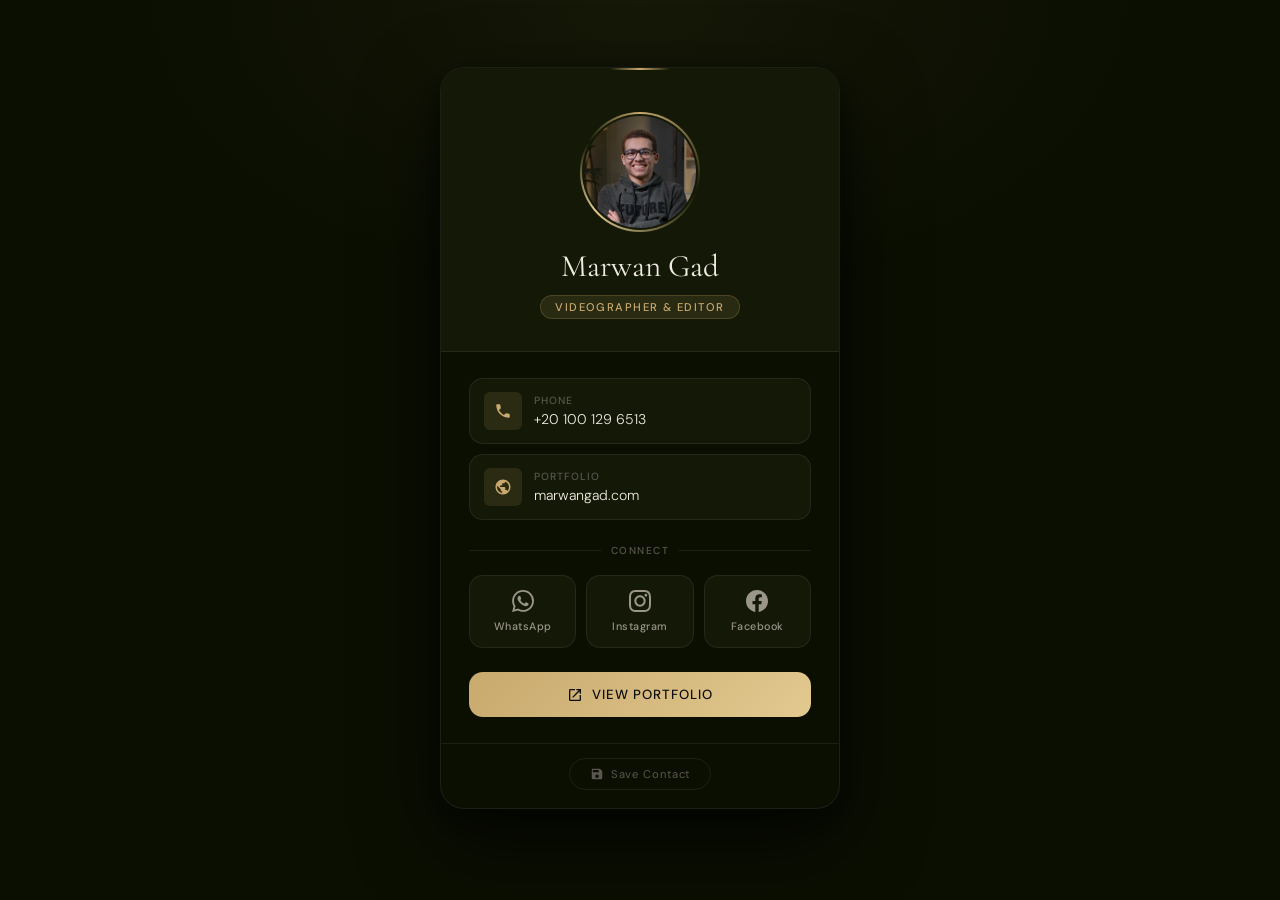
<file: index.html>
<!DOCTYPE html>
<html lang="en">
<head>
  <meta charset="UTF-8" />
  <meta name="viewport" content="width=device-width, initial-scale=1.0" />
  <meta name="description" content="Mohannad A.J. — Visual Storyteller" />
  <meta name="theme-color" content="#0e0e0e" />
  <title>Marwan Gad - Get in Touch</title>

  <!-- 1. Theme variables FIRST -->
  <link rel="stylesheet" href="theme.css" />
  <!-- 2. Component styles -->
  <link rel="stylesheet" href="style.css" />
</head>
<body>

  <article class="card" aria-label="Mohannad A.J. contact card">

    <!-- ── Header ── -->
    <header class="card-head">
      <div class="avatar-wrap" aria-hidden="true">
        <div class="avatar-ring"></div>
        <div class="avatar-mask"></div>
        <div class="avatar-circle">
          <!--
            TO ADD YOUR PHOTO:
            Place your image (e.g. photo.jpg) in the same folder as index.html
            and update the src below. The initial "M" shows automatically if the
            image is missing or fails to load.
          -->
          <img id="avatar-img" src="photo.png" alt="Mohannad A.J." />
          <span id="avatar-initial" class="avatar-initial">M</span>
        </div>
      </div>

      <h1 class="name">Marwan Gad</h1>

      <div class="badge">
        <!-- <span class="badge-dot" aria-hidden="true"></span> -->
        <span>Videographer & Editor</span>
      </div>
    </header>

    <!-- ── Body ── -->
    <section class="card-body">

      <!-- Contact links -->
      <ul class="contacts" aria-label="Contact information">

        <li>
          <a id="phone-link" class="c-link" href="tel:+201061422479" aria-label="Call Mohannad">
            <div class="c-icon" aria-hidden="true">
              <!-- Phone icon -->
              <svg viewBox="0 0 24 24"><path d="M6.6 10.8c1.4 2.8 3.8 5.1 6.6 6.6l2.2-2.2c.3-.3.7-.4 1-.2 1.1.4 2.3.6 3.6.6.6 0 1 .4 1 1V20c0 .6-.4 1-1 1C10.6 21 3 13.4 3 4c0-.6.4-1 1-1h3.5c.6 0 1 .4 1 1 0 1.3.2 2.5.6 3.6.1.3 0 .7-.2 1L6.6 10.8z"/></svg>
            </div>
            <div>
              <span class="c-label">Phone</span>
              <span class="c-value">+20 100 129 6513</span>
            </div>
          </a>
        </li>

        <li>
          <a class="c-link" href="https://www.facebook.com/marwan.gad.10" target="_blank" rel="noopener noreferrer" aria-label="View portfolio">
            <div class="c-icon" aria-hidden="true">
              <!-- Globe icon -->
              <svg viewBox="0 0 24 24"><path d="M12 2C6.48 2 2 6.48 2 12s4.48 10 10 10 10-4.48 10-10S17.52 2 12 2zm-1 17.93c-3.95-.49-7-3.85-7-7.93 0-.62.08-1.21.21-1.79L9 15v1c0 1.1.9 2 2 2v1.93zm6.9-2.54c-.26-.81-1-1.39-1.9-1.39h-1v-3c0-.55-.45-1-1-1H8v-2h2c.55 0 1-.45 1-1V7h2c1.1 0 2-.9 2-2v-.41c2.93 1.19 5 4.06 5 7.41 0 2.08-.8 3.97-2.1 5.39z"/></svg>
            </div>
            <div>
              <span class="c-label">Portfolio</span>
              <span class="c-value">marwangad.com</span>
            </div>
          </a>
        </li>

      </ul>

      <!-- Divider -->
      <div class="divider" aria-hidden="true">
        <span class="divider-line"></span>
        <span class="divider-text">Connect</span>
        <span class="divider-line"></span>
      </div>

      <!-- Social buttons -->
      <nav class="socials" aria-label="Social media">

        <a class="s-btn wa" href="http://wa.me/201001296513" target="_blank" rel="noopener noreferrer" aria-label="WhatsApp">
          <svg viewBox="0 0 24 24"><path d="M17.472 14.382c-.297-.149-1.758-.867-2.03-.967-.273-.099-.471-.148-.67.15-.197.297-.767.966-.94 1.164-.173.199-.347.223-.644.075-.297-.15-1.255-.463-2.39-1.475-.883-.788-1.48-1.761-1.653-2.059-.173-.297-.018-.458.13-.606.134-.133.298-.347.446-.52.149-.174.198-.298.298-.497.099-.198.05-.371-.025-.52-.075-.149-.669-1.612-.916-2.207-.242-.579-.487-.5-.669-.51-.173-.008-.371-.01-.57-.01-.198 0-.52.074-.792.372-.272.297-1.04 1.016-1.04 2.479 0 1.462 1.065 2.875 1.213 3.074.149.198 2.096 3.2 5.077 4.487.709.306 1.262.489 1.694.625.712.227 1.36.195 1.871.118.571-.085 1.758-.719 2.006-1.413.248-.694.248-1.289.173-1.413-.074-.124-.272-.198-.57-.347m-5.421 7.403h-.004a9.87 9.87 0 01-5.031-1.378l-.361-.214-3.741.982.998-3.648-.235-.374a9.86 9.86 0 01-1.51-5.26c.001-5.45 4.436-9.884 9.888-9.884 2.64 0 5.122 1.03 6.988 2.898a9.825 9.825 0 012.893 6.994c-.003 5.45-4.437 9.884-9.885 9.884m8.413-18.297A11.815 11.815 0 0012.05 0C5.495 0 .16 5.335.157 11.892c0 2.096.547 4.142 1.588 5.945L.057 24l6.305-1.654a11.882 11.882 0 005.683 1.448h.005c6.554 0 11.89-5.335 11.893-11.893a11.821 11.821 0 00-3.48-8.413z"/></svg>
          <span class="s-name">WhatsApp</span>
        </a>

        <a class="s-btn ig" href="https://www.instagram.com/marwangad_1/" target="_blank" rel="noopener noreferrer" aria-label="Instagram">
          <svg viewBox="0 0 24 24"><path d="M12 2.163c3.204 0 3.584.012 4.85.07 3.252.148 4.771 1.691 4.919 4.919.058 1.265.069 1.645.069 4.849 0 3.205-.012 3.584-.069 4.849-.149 3.225-1.664 4.771-4.919 4.919-1.266.058-1.644.07-4.85.07-3.204 0-3.584-.012-4.849-.07-3.26-.149-4.771-1.699-4.919-4.92-.058-1.265-.07-1.644-.07-4.849 0-3.204.013-3.583.07-4.849.149-3.227 1.664-4.771 4.919-4.919 1.266-.057 1.645-.069 4.849-.069zm0-2.163c-3.259 0-3.667.014-4.947.072-4.358.2-6.78 2.618-6.98 6.98-.059 1.281-.073 1.689-.073 4.948 0 3.259.014 3.668.072 4.948.2 4.358 2.618 6.78 6.98 6.98 1.281.058 1.689.072 4.948.072 3.259 0 3.668-.014 4.948-.072 4.354-.2 6.782-2.618 6.979-6.98.059-1.28.073-1.689.073-4.948 0-3.259-.014-3.667-.072-4.947-.196-4.354-2.617-6.78-6.979-6.98-1.281-.059-1.69-.073-4.949-.073zm0 5.838c-3.403 0-6.162 2.759-6.162 6.162S8.597 18.163 12 18.163s6.162-2.759 6.162-6.162S15.403 5.838 12 5.838zm0 10.162c-2.209 0-4-1.79-4-4 0-2.209 1.791-4 4-4s4 1.791 4 4c0 2.21-1.791 4-4 4zm6.406-11.845c-.796 0-1.441.645-1.441 1.44s.645 1.44 1.441 1.44c.795 0 1.439-.645 1.439-1.44s-.644-1.44-1.439-1.44z"/></svg>
          <span class="s-name">Instagram</span>
        </a>

        <a class="s-btn fb" href="https://www.facebook.com/marwan.gad.10" target="_blank" rel="noopener noreferrer" aria-label="Facebook">
          <svg viewBox="0 0 24 24"><path d="M24 12.073c0-6.627-5.373-12-12-12s-12 5.373-12 12c0 5.99 4.388 10.954 10.125 11.854v-8.385H7.078v-3.47h3.047V9.43c0-3.007 1.792-4.669 4.533-4.669 1.312 0 2.686.235 2.686.235v2.953H15.83c-1.491 0-1.956.925-1.956 1.874v2.25h3.328l-.532 3.47h-2.796v8.385C19.612 23.027 24 18.062 24 12.073z"/></svg>
          <span class="s-name">Facebook</span>
        </a>

      </nav>

      <!-- Portfolio CTA -->
      <a class="portfolio-btn" href="https://mohannadalij.github.io/portfolio/index.html" target="_blank" rel="noopener noreferrer">
        <svg viewBox="0 0 24 24"><path d="M19 19H5V5h7V3H5a2 2 0 00-2 2v14a2 2 0 002 2h14a2 2 0 002-2v-7h-2v7zM14 3v2h3.59l-9.83 9.83 1.41 1.41L19 6.41V10h2V3h-7z"/></svg>
        View Portfolio
      </a>

    </section>

    <!-- ── Footer ── -->
    <footer class="card-foot">
      <button id="save-btn" class="save-btn" type="button" aria-label="Save contact as .vcf">
        <svg viewBox="0 0 24 24"><path d="M17 3H5c-1.11 0-2 .9-2 2v14c0 1.1.89 2 2 2h14c1.1 0 2-.9 2-2V7l-4-4zm-5 16c-1.66 0-3-1.34-3-3s1.34-3 3-3 3 1.34 3 3-1.34 3-3 3zm3-10H5V5h10v4z"/></svg>
        Save Contact
      </button>
    </footer>

  </article>

  <div id="toast" class="toast" role="status" aria-live="polite"></div>

  <!-- JS last -->
  <script src="main.js"></script>
</body>
</html>
</file>
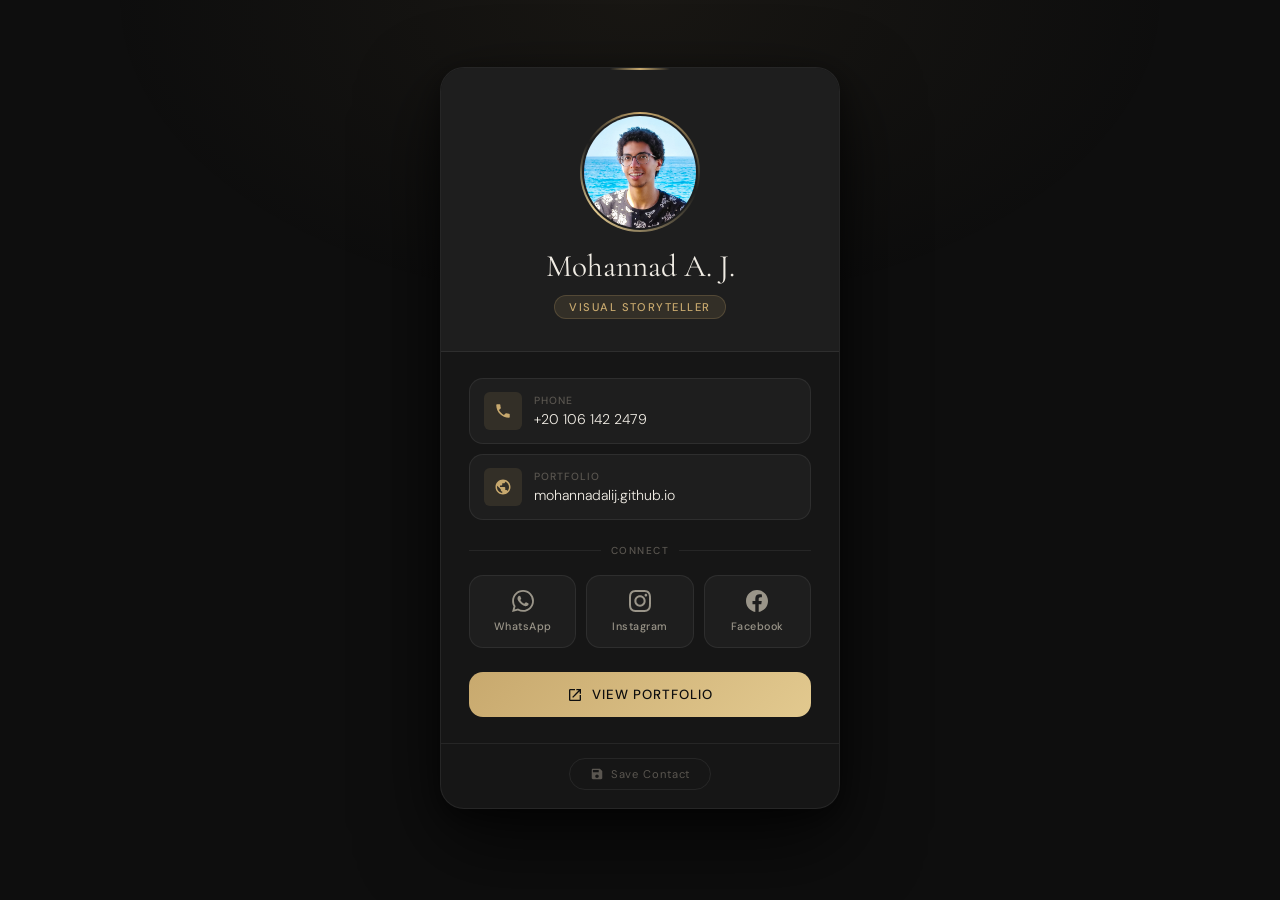
<file: mohannad/index.html>
<!DOCTYPE html>
<html lang="en">
<head>
  <meta charset="UTF-8" />
  <meta name="viewport" content="width=device-width, initial-scale=1.0" />
  <meta name="description" content="Mohannad A.J. — Visual Storyteller" />
  <meta name="theme-color" content="#0e0e0e" />
  <title>Mohannad A.J. - Visual Storyteller</title>

  <!-- 1. Theme variables FIRST -->
  <link rel="stylesheet" href="theme.css" />
  <!-- 2. Component styles -->
  <link rel="stylesheet" href="style.css" />
</head>
<body>

  <article class="card" aria-label="Mohannad A.J. contact card">

    <!-- ── Header ── -->
    <header class="card-head">
      <div class="avatar-wrap" aria-hidden="true">
        <div class="avatar-ring"></div>
        <div class="avatar-mask"></div>
        <div class="avatar-circle">
          <img id="avatar-img" src="photo.jpg" alt="Mohannad A.J." />
          <span id="avatar-initial" class="avatar-initial">M</span>
        </div>
      </div>

      <h1 class="name">Mohannad A. J.</h1>

      <div class="badge">
        <span>Visual Storyteller</span>
      </div>
    </header>

    <!-- ── Body ── -->
    <section class="card-body">

      <!-- Contact links -->
      <ul class="contacts" aria-label="Contact information">

        <li>
          <a id="phone-link" class="c-link" href="tel:+201061422479" aria-label="Call Mohannad">
            <div class="c-icon" aria-hidden="true">
              <!-- Phone icon -->
              <svg viewBox="0 0 24 24"><path d="M6.6 10.8c1.4 2.8 3.8 5.1 6.6 6.6l2.2-2.2c.3-.3.7-.4 1-.2 1.1.4 2.3.6 3.6.6.6 0 1 .4 1 1V20c0 .6-.4 1-1 1C10.6 21 3 13.4 3 4c0-.6.4-1 1-1h3.5c.6 0 1 .4 1 1 0 1.3.2 2.5.6 3.6.1.3 0 .7-.2 1L6.6 10.8z"/></svg>
            </div>
            <div>
              <span class="c-label">Phone</span>
              <span class="c-value">+20 106 142 2479</span>
            </div>
          </a>
        </li>

        <li>
          <a class="c-link" href="https://mohannadalij.github.io/portfolio/index.html" target="_blank" rel="noopener noreferrer" aria-label="View portfolio">
            <div class="c-icon" aria-hidden="true">
              <!-- Globe icon -->
              <svg viewBox="0 0 24 24"><path d="M12 2C6.48 2 2 6.48 2 12s4.48 10 10 10 10-4.48 10-10S17.52 2 12 2zm-1 17.93c-3.95-.49-7-3.85-7-7.93 0-.62.08-1.21.21-1.79L9 15v1c0 1.1.9 2 2 2v1.93zm6.9-2.54c-.26-.81-1-1.39-1.9-1.39h-1v-3c0-.55-.45-1-1-1H8v-2h2c.55 0 1-.45 1-1V7h2c1.1 0 2-.9 2-2v-.41c2.93 1.19 5 4.06 5 7.41 0 2.08-.8 3.97-2.1 5.39z"/></svg>
            </div>
            <div>
              <span class="c-label">Portfolio</span>
              <span class="c-value">mohannadalij.github.io</span>
            </div>
          </a>
        </li>

      </ul>

      <!-- Divider -->
      <div class="divider" aria-hidden="true">
        <span class="divider-line"></span>
        <span class="divider-text">Connect</span>
        <span class="divider-line"></span>
      </div>

      <!-- Social buttons -->
      <nav class="socials" aria-label="Social media">

        <a class="s-btn wa" href="http://wa.me/201061422479" target="_blank" rel="noopener noreferrer" aria-label="WhatsApp">
          <svg viewBox="0 0 24 24"><path d="M17.472 14.382c-.297-.149-1.758-.867-2.03-.967-.273-.099-.471-.148-.67.15-.197.297-.767.966-.94 1.164-.173.199-.347.223-.644.075-.297-.15-1.255-.463-2.39-1.475-.883-.788-1.48-1.761-1.653-2.059-.173-.297-.018-.458.13-.606.134-.133.298-.347.446-.52.149-.174.198-.298.298-.497.099-.198.05-.371-.025-.52-.075-.149-.669-1.612-.916-2.207-.242-.579-.487-.5-.669-.51-.173-.008-.371-.01-.57-.01-.198 0-.52.074-.792.372-.272.297-1.04 1.016-1.04 2.479 0 1.462 1.065 2.875 1.213 3.074.149.198 2.096 3.2 5.077 4.487.709.306 1.262.489 1.694.625.712.227 1.36.195 1.871.118.571-.085 1.758-.719 2.006-1.413.248-.694.248-1.289.173-1.413-.074-.124-.272-.198-.57-.347m-5.421 7.403h-.004a9.87 9.87 0 01-5.031-1.378l-.361-.214-3.741.982.998-3.648-.235-.374a9.86 9.86 0 01-1.51-5.26c.001-5.45 4.436-9.884 9.888-9.884 2.64 0 5.122 1.03 6.988 2.898a9.825 9.825 0 012.893 6.994c-.003 5.45-4.437 9.884-9.885 9.884m8.413-18.297A11.815 11.815 0 0012.05 0C5.495 0 .16 5.335.157 11.892c0 2.096.547 4.142 1.588 5.945L.057 24l6.305-1.654a11.882 11.882 0 005.683 1.448h.005c6.554 0 11.89-5.335 11.893-11.893a11.821 11.821 0 00-3.48-8.413z"/></svg>
          <span class="s-name">WhatsApp</span>
        </a>

        <a class="s-btn ig" href="https://www.instagram.com/mhndalij/" target="_blank" rel="noopener noreferrer" aria-label="Instagram">
          <svg viewBox="0 0 24 24"><path d="M12 2.163c3.204 0 3.584.012 4.85.07 3.252.148 4.771 1.691 4.919 4.919.058 1.265.069 1.645.069 4.849 0 3.205-.012 3.584-.069 4.849-.149 3.225-1.664 4.771-4.919 4.919-1.266.058-1.644.07-4.85.07-3.204 0-3.584-.012-4.849-.07-3.26-.149-4.771-1.699-4.919-4.92-.058-1.265-.07-1.644-.07-4.849 0-3.204.013-3.583.07-4.849.149-3.227 1.664-4.771 4.919-4.919 1.266-.057 1.645-.069 4.849-.069zm0-2.163c-3.259 0-3.667.014-4.947.072-4.358.2-6.78 2.618-6.98 6.98-.059 1.281-.073 1.689-.073 4.948 0 3.259.014 3.668.072 4.948.2 4.358 2.618 6.78 6.98 6.98 1.281.058 1.689.072 4.948.072 3.259 0 3.668-.014 4.948-.072 4.354-.2 6.782-2.618 6.979-6.98.059-1.28.073-1.689.073-4.948 0-3.259-.014-3.667-.072-4.947-.196-4.354-2.617-6.78-6.979-6.98-1.281-.059-1.69-.073-4.949-.073zm0 5.838c-3.403 0-6.162 2.759-6.162 6.162S8.597 18.163 12 18.163s6.162-2.759 6.162-6.162S15.403 5.838 12 5.838zm0 10.162c-2.209 0-4-1.79-4-4 0-2.209 1.791-4 4-4s4 1.791 4 4c0 2.21-1.791 4-4 4zm6.406-11.845c-.796 0-1.441.645-1.441 1.44s.645 1.44 1.441 1.44c.795 0 1.439-.645 1.439-1.44s-.644-1.44-1.439-1.44z"/></svg>
          <span class="s-name">Instagram</span>
        </a>

        <a class="s-btn fb" href="https://www.facebook.com/mohannadesigns" target="_blank" rel="noopener noreferrer" aria-label="Facebook">
          <svg viewBox="0 0 24 24"><path d="M24 12.073c0-6.627-5.373-12-12-12s-12 5.373-12 12c0 5.99 4.388 10.954 10.125 11.854v-8.385H7.078v-3.47h3.047V9.43c0-3.007 1.792-4.669 4.533-4.669 1.312 0 2.686.235 2.686.235v2.953H15.83c-1.491 0-1.956.925-1.956 1.874v2.25h3.328l-.532 3.47h-2.796v8.385C19.612 23.027 24 18.062 24 12.073z"/></svg>
          <span class="s-name">Facebook</span>
        </a>

      </nav>

      <!-- Portfolio CTA -->
      <a class="portfolio-btn" href="https://mohannadalij.github.io/portfolio/index.html" target="_blank" rel="noopener noreferrer">
        <svg viewBox="0 0 24 24"><path d="M19 19H5V5h7V3H5a2 2 0 00-2 2v14a2 2 0 002 2h14a2 2 0 002-2v-7h-2v7zM14 3v2h3.59l-9.83 9.83 1.41 1.41L19 6.41V10h2V3h-7z"/></svg>
        View Portfolio
      </a>

    </section>

    <!-- ── Footer ── -->
    <footer class="card-foot">
      <button id="save-btn" class="save-btn" type="button" aria-label="Save contact as .vcf">
        <svg viewBox="0 0 24 24"><path d="M17 3H5c-1.11 0-2 .9-2 2v14c0 1.1.89 2 2 2h14c1.1 0 2-.9 2-2V7l-4-4zm-5 16c-1.66 0-3-1.34-3-3s1.34-3 3-3 3 1.34 3 3-1.34 3-3 3zm3-10H5V5h10v4z"/></svg>
        Save Contact
      </button>
    </footer>

  </article>

  <div id="toast" class="toast" role="status" aria-live="polite"></div>

  <!-- JS last -->
  <script src="main.js"></script>
</body>
</html>
</file>
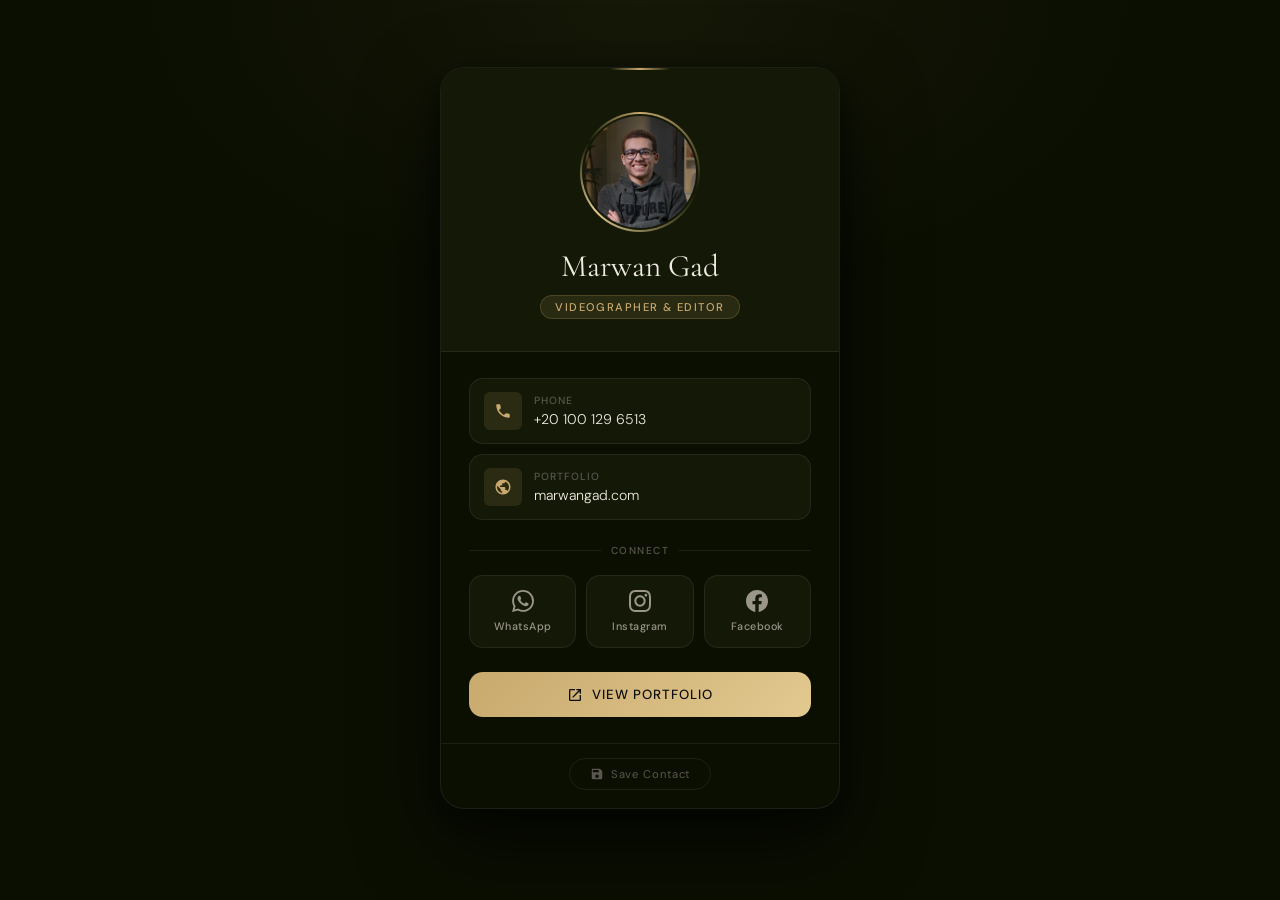
<file: marwan-gad.html>
<!DOCTYPE html>
<html lang="en">
<head>
  <meta charset="UTF-8" />
  <meta name="viewport" content="width=device-width, initial-scale=1.0" />
  <meta name="description" content="Marwan Gad — Videographer & Editor" />
  <meta name="theme-color" content="#0e0e0e" />
  <title>Marwan Gad - Videographer & Editor</title>

  <!-- 1. Theme variables FIRST -->
  <link rel="stylesheet" href="theme.css" />
  <!-- 2. Component styles -->
  <link rel="stylesheet" href="style.css" />
</head>
<body>

  <article class="card" aria-label="Marwan Gad contact card">

    <!-- ── Header ── -->
    <header class="card-head">
      <div class="avatar-wrap" aria-hidden="true">
        <div class="avatar-ring"></div>
        <div class="avatar-mask"></div>
        <div class="avatar-circle">
          <img id="avatar-img" src="photo.png" alt="Marwan Gad" />
          <span id="avatar-initial" class="avatar-initial">M</span>
        </div>
      </div>

      <h1 class="name">Marwan Gad</h1>

      <div class="badge">
        <!-- <span class="badge-dot" aria-hidden="true"></span> -->
        <span>Videographer & Editor</span>
      </div>
    </header>

    <!-- ── Body ── -->
    <section class="card-body">

      <!-- Contact links -->
      <ul class="contacts" aria-label="Contact information">

        <li>
          <a id="phone-link" class="c-link" href="tel:+201001296513" aria-label="Call Marwan">
            <div class="c-icon" aria-hidden="true">
              <!-- Phone icon -->
              <svg viewBox="0 0 24 24"><path d="M6.6 10.8c1.4 2.8 3.8 5.1 6.6 6.6l2.2-2.2c.3-.3.7-.4 1-.2 1.1.4 2.3.6 3.6.6.6 0 1 .4 1 1V20c0 .6-.4 1-1 1C10.6 21 3 13.4 3 4c0-.6.4-1 1-1h3.5c.6 0 1 .4 1 1 0 1.3.2 2.5.6 3.6.1.3 0 .7-.2 1L6.6 10.8z"/></svg>
            </div>
            <div>
              <span class="c-label">Phone</span>
              <span class="c-value">+20 100 129 6513</span>
            </div>
          </a>
        </li>

        <li>
          <a class="c-link" href="https://www.facebook.com/marwan.gad.10" target="_blank" rel="noopener noreferrer" aria-label="View portfolio">
            <div class="c-icon" aria-hidden="true">
              <!-- Globe icon -->
              <svg viewBox="0 0 24 24"><path d="M12 2C6.48 2 2 6.48 2 12s4.48 10 10 10 10-4.48 10-10S17.52 2 12 2zm-1 17.93c-3.95-.49-7-3.85-7-7.93 0-.62.08-1.21.21-1.79L9 15v1c0 1.1.9 2 2 2v1.93zm6.9-2.54c-.26-.81-1-1.39-1.9-1.39h-1v-3c0-.55-.45-1-1-1H8v-2h2c.55 0 1-.45 1-1V7h2c1.1 0 2-.9 2-2v-.41c2.93 1.19 5 4.06 5 7.41 0 2.08-.8 3.97-2.1 5.39z"/></svg>
            </div>
            <div>
              <span class="c-label">Portfolio</span>
              <span class="c-value">marwangad.com</span>
            </div>
          </a>
        </li>

      </ul>

      <!-- Divider -->
      <div class="divider" aria-hidden="true">
        <span class="divider-line"></span>
        <span class="divider-text">Connect</span>
        <span class="divider-line"></span>
      </div>

      <!-- Social buttons -->
      <nav class="socials" aria-label="Social media">

        <a class="s-btn wa" href="http://wa.me/201001296513" target="_blank" rel="noopener noreferrer" aria-label="WhatsApp">
          <svg viewBox="0 0 24 24"><path d="M17.472 14.382c-.297-.149-1.758-.867-2.03-.967-.273-.099-.471-.148-.67.15-.197.297-.767.966-.94 1.164-.173.199-.347.223-.644.075-.297-.15-1.255-.463-2.39-1.475-.883-.788-1.48-1.761-1.653-2.059-.173-.297-.018-.458.13-.606.134-.133.298-.347.446-.52.149-.174.198-.298.298-.497.099-.198.05-.371-.025-.52-.075-.149-.669-1.612-.916-2.207-.242-.579-.487-.5-.669-.51-.173-.008-.371-.01-.57-.01-.198 0-.52.074-.792.372-.272.297-1.04 1.016-1.04 2.479 0 1.462 1.065 2.875 1.213 3.074.149.198 2.096 3.2 5.077 4.487.709.306 1.262.489 1.694.625.712.227 1.36.195 1.871.118.571-.085 1.758-.719 2.006-1.413.248-.694.248-1.289.173-1.413-.074-.124-.272-.198-.57-.347m-5.421 7.403h-.004a9.87 9.87 0 01-5.031-1.378l-.361-.214-3.741.982.998-3.648-.235-.374a9.86 9.86 0 01-1.51-5.26c.001-5.45 4.436-9.884 9.888-9.884 2.64 0 5.122 1.03 6.988 2.898a9.825 9.825 0 012.893 6.994c-.003 5.45-4.437 9.884-9.885 9.884m8.413-18.297A11.815 11.815 0 0012.05 0C5.495 0 .16 5.335.157 11.892c0 2.096.547 4.142 1.588 5.945L.057 24l6.305-1.654a11.882 11.882 0 005.683 1.448h.005c6.554 0 11.89-5.335 11.893-11.893a11.821 11.821 0 00-3.48-8.413z"/></svg>
          <span class="s-name">WhatsApp</span>
        </a>

        <a class="s-btn ig" href="https://www.instagram.com/marwangad_1/" target="_blank" rel="noopener noreferrer" aria-label="Instagram">
          <svg viewBox="0 0 24 24"><path d="M12 2.163c3.204 0 3.584.012 4.85.07 3.252.148 4.771 1.691 4.919 4.919.058 1.265.069 1.645.069 4.849 0 3.205-.012 3.584-.069 4.849-.149 3.225-1.664 4.771-4.919 4.919-1.266.058-1.644.07-4.85.07-3.204 0-3.584-.012-4.849-.07-3.26-.149-4.771-1.699-4.919-4.92-.058-1.265-.07-1.644-.07-4.849 0-3.204.013-3.583.07-4.849.149-3.227 1.664-4.771 4.919-4.919 1.266-.057 1.645-.069 4.849-.069zm0-2.163c-3.259 0-3.667.014-4.947.072-4.358.2-6.78 2.618-6.98 6.98-.059 1.281-.073 1.689-.073 4.948 0 3.259.014 3.668.072 4.948.2 4.358 2.618 6.78 6.98 6.98 1.281.058 1.689.072 4.948.072 3.259 0 3.668-.014 4.948-.072 4.354-.2 6.782-2.618 6.979-6.98.059-1.28.073-1.689.073-4.948 0-3.259-.014-3.667-.072-4.947-.196-4.354-2.617-6.78-6.979-6.98-1.281-.059-1.69-.073-4.949-.073zm0 5.838c-3.403 0-6.162 2.759-6.162 6.162S8.597 18.163 12 18.163s6.162-2.759 6.162-6.162S15.403 5.838 12 5.838zm0 10.162c-2.209 0-4-1.79-4-4 0-2.209 1.791-4 4-4s4 1.791 4 4c0 2.21-1.791 4-4 4zm6.406-11.845c-.796 0-1.441.645-1.441 1.44s.645 1.44 1.441 1.44c.795 0 1.439-.645 1.439-1.44s-.644-1.44-1.439-1.44z"/></svg>
          <span class="s-name">Instagram</span>
        </a>

        <a class="s-btn fb" href="https://www.facebook.com/marwan.gad.10" target="_blank" rel="noopener noreferrer" aria-label="Facebook">
          <svg viewBox="0 0 24 24"><path d="M24 12.073c0-6.627-5.373-12-12-12s-12 5.373-12 12c0 5.99 4.388 10.954 10.125 11.854v-8.385H7.078v-3.47h3.047V9.43c0-3.007 1.792-4.669 4.533-4.669 1.312 0 2.686.235 2.686.235v2.953H15.83c-1.491 0-1.956.925-1.956 1.874v2.25h3.328l-.532 3.47h-2.796v8.385C19.612 23.027 24 18.062 24 12.073z"/></svg>
          <span class="s-name">Facebook</span>
        </a>

      </nav>

      <!-- Portfolio CTA -->
      <a class="portfolio-btn" href="https://awjadvertising.com/" target="_blank" rel="noopener noreferrer">
        <svg viewBox="0 0 24 24"><path d="M19 19H5V5h7V3H5a2 2 0 00-2 2v14a2 2 0 002 2h14a2 2 0 002-2v-7h-2v7zM14 3v2h3.59l-9.83 9.83 1.41 1.41L19 6.41V10h2V3h-7z"/></svg>
        View Portfolio
      </a>

    </section>

    <!-- ── Footer ── -->
    <footer class="card-foot">
      <button id="save-btn" class="save-btn" type="button" aria-label="Save contact as .vcf">
        <svg viewBox="0 0 24 24"><path d="M17 3H5c-1.11 0-2 .9-2 2v14c0 1.1.89 2 2 2h14c1.1 0 2-.9 2-2V7l-4-4zm-5 16c-1.66 0-3-1.34-3-3s1.34-3 3-3 3 1.34 3 3-1.34 3-3 3zm3-10H5V5h10v4z"/></svg>
        Save Contact
      </button>
    </footer>

  </article>

  <div id="toast" class="toast" role="status" aria-live="polite"></div>

  <!-- JS last -->
  <script src="main.js"></script>
</body>
</html>
</file>
<file: theme.css>
/* =============================================
   THEME.CSS — Color Palette & Design Tokens
   Mohannad A.J. vCard
   ============================================= */

:root {
  --bg:              #0b0f02;
  --surface:         #0b0f02;
  --surface-2:       #131906;
  --border:          rgba(255,255,255,0.07);

  --accent:          #c8a96e;
  --accent-light:    #e2c98f;
  --accent-dim:      rgba(200,169,110,0.12);

  --text-primary:    #f0ece4;
  --text-secondary:  #9a9589;
  --text-muted:      #5a5650;

  --wa:   #25D366;
  --ig:   #E1306C;
  --fb:   #1877F2;

  --radius-sm:   6px;
  --radius-md:   14px;
  --radius-lg:   24px;
  --radius-full: 9999px;

  --shadow: 0 32px 80px rgba(0,0,0,0.7), 0 8px 24px rgba(0,0,0,0.4);

  --t-fast:   0.18s cubic-bezier(0.4,0,0.2,1);
  --t-smooth: 0.3s  cubic-bezier(0.4,0,0.2,1);
  --t-spring: 0.5s  cubic-bezier(0.34,1.56,0.64,1);
}
</file>
<file: style.css>
/* =============================================
   STYLE.CSS — Layout & Components
   Mohannad A.J. vCard
   ============================================= */

@import url('https://fonts.googleapis.com/css2?family=Cormorant+Garamond:wght@300;400;600&family=DM+Sans:wght@300;400;500&display=swap');

*, *::before, *::after { box-sizing: border-box; margin: 0; padding: 0; }

html { font-size: 16px; -webkit-text-size-adjust: 100%; }

body {
  background-color: var(--bg);
  color: var(--text-primary);
  font-family: 'DM Sans', sans-serif;
  font-weight: 300;
  min-height: 100vh;
  display: flex;
  align-items: center;
  justify-content: center;
  padding: 24px 16px 48px;
}

body::before {
  content: '';
  position: fixed;
  inset: 0;
  background: radial-gradient(ellipse 60% 50% at 50% 0%, rgba(200,169,110,0.06) 0%, transparent 70%);
  pointer-events: none;
  z-index: 0;
}

/* === Card === */
.card {
  position: relative;
  z-index: 1;
  background: var(--surface);
  border: 1px solid var(--border);
  border-radius: var(--radius-lg);
  box-shadow: var(--shadow);
  width: 100%;
  max-width: 400px;
  overflow: hidden;
  animation: reveal 0.8s ease both;
}

@keyframes reveal {
  from { opacity: 0; transform: translateY(24px); }
  to   { opacity: 1; transform: translateY(0); }
}

/* === Header === */
.card-head {
  background: var(--surface-2);
  padding: 48px 32px 32px;
  text-align: center;
  border-bottom: 1px solid var(--border);
  position: relative;
}

.card-head::before {
  content: '';
  position: absolute;
  top: 0; left: 50%;
  transform: translateX(-50%);
  width: 60px; height: 2px;
  background: linear-gradient(90deg, transparent, var(--accent), transparent);
}

/* Avatar */
.avatar-wrap {
  position: relative;
  display: inline-flex;
  align-items: center;
  justify-content: center;
  width: 112px; height: 112px;
  margin-bottom: 20px;
}

.avatar-ring {
  position: absolute;
  inset: -4px;
  border-radius: 50%;
  background: conic-gradient(from 0deg, var(--accent) 0deg, transparent 110deg, var(--accent-light) 230deg, transparent 300deg, var(--accent) 360deg);
  animation: spin 8s linear infinite;
}

.avatar-mask {
  position: absolute;
  inset: -2px;
  border-radius: 50%;
  background: var(--surface-2);
}

.avatar-circle {
  position: relative;
  width: 112px; height: 112px;
  border-radius: 50%;
  background: #252320;
  display: flex;
  align-items: center;
  justify-content: center;
  z-index: 1;
  overflow: hidden;
}

.avatar-circle img {
  width: 100%; height: 100%;
  object-fit: cover;
  display: none; /* shown via JS if loads OK */
}

.avatar-initial {
  font-family: 'Cormorant Garamond', serif;
  font-size: 3rem;
  font-weight: 400;
  color: var(--accent);
}

@keyframes spin { to { transform: rotate(360deg); } }

/* Name & Title */
.name {
  font-family: 'Cormorant Garamond', serif;
  font-size: 1.95rem;
  font-weight: 400;
  color: var(--text-primary);
  line-height: 1.2;
  margin-bottom: 10px;
}

.badge {
  display: inline-flex;
  align-items: center;
  gap: 6px;
  background: var(--accent-dim);
  border: 1px solid rgba(200,169,110,0.22);
  border-radius: var(--radius-full);
  padding: 4px 14px;
}

.badge-dot {
  width: 5px; height: 5px;
  border-radius: 50%;
  background: var(--accent);
}

.badge span {
  font-size: 0.7rem;
  font-weight: 500;
  letter-spacing: 0.13em;
  text-transform: uppercase;
  color: var(--accent);
}

/* === Body === */
.card-body { padding: 26px 28px; }

/* Contact rows */
.contacts { list-style: none; display: flex; flex-direction: column; gap: 10px; margin-bottom: 24px; }

.c-link {
  display: flex;
  align-items: center;
  gap: 12px;
  padding: 13px 14px;
  background: var(--surface-2);
  border: 1px solid var(--border);
  border-radius: var(--radius-md);
  text-decoration: none;
  color: var(--text-primary);
  transition: border-color var(--t-smooth), transform var(--t-smooth);
}

.c-link:hover {
  border-color: rgba(200,169,110,0.32);
  transform: translateX(4px);
}

.c-icon {
  width: 38px; height: 38px;
  border-radius: var(--radius-sm);
  background: var(--accent-dim);
  display: flex;
  align-items: center;
  justify-content: center;
  flex-shrink: 0;
  color: var(--accent);
}

.c-icon svg { width: 18px; height: 18px; fill: currentColor; }

.c-label {
  display: block;
  font-size: 0.65rem;
  letter-spacing: 0.1em;
  text-transform: uppercase;
  color: var(--text-muted);
  font-weight: 500;
  margin-bottom: 1px;
}

.c-value {
  font-size: 0.88rem;
  color: var(--text-primary);
  white-space: nowrap;
  overflow: hidden;
  text-overflow: ellipsis;
}

/* Divider */
.divider {
  display: flex;
  align-items: center;
  gap: 10px;
  margin-bottom: 18px;
}

.divider-line { flex: 1; height: 1px; background: var(--border); }

.divider-text {
  font-size: 0.63rem;
  letter-spacing: 0.14em;
  text-transform: uppercase;
  color: var(--text-muted);
  font-weight: 500;
}

/* Social grid */
.socials {
  display: grid;
  grid-template-columns: repeat(3, 1fr);
  gap: 10px;
  margin-bottom: 24px;
}

.s-btn {
  display: flex;
  flex-direction: column;
  align-items: center;
  gap: 7px;
  padding: 14px 6px;
  background: var(--surface-2);
  border: 1px solid var(--border);
  border-radius: var(--radius-md);
  text-decoration: none;
  color: var(--text-secondary);
  transition: border-color var(--t-smooth), color var(--t-smooth), transform var(--t-smooth);
  position: relative;
  overflow: hidden;
}

.s-btn::after {
  content: '';
  position: absolute;
  bottom: 0; left: 0; right: 0;
  height: 2px;
  border-radius: 0 0 var(--radius-md) var(--radius-md);
  transform: scaleX(0);
  transition: transform var(--t-smooth);
}

.s-btn:hover { transform: translateY(-3px); }

.s-btn.wa:hover  { border-color: rgba(37,211,102,0.4);  color: var(--wa); }
.s-btn.wa::after { background: var(--wa); }
.s-btn.wa:hover::after { transform: scaleX(1); }

.s-btn.ig:hover  { border-color: rgba(225,48,108,0.4);  color: var(--ig); }
.s-btn.ig::after { background: var(--ig); }
.s-btn.ig:hover::after { transform: scaleX(1); }

.s-btn.fb:hover  { border-color: rgba(24,119,242,0.4);  color: var(--fb); }
.s-btn.fb::after { background: var(--fb); }
.s-btn.fb:hover::after { transform: scaleX(1); }

.s-btn svg { width: 22px; height: 22px; fill: currentColor; }

.s-name { font-size: 0.67rem; font-weight: 500; letter-spacing: 0.05em; }

/* Portfolio CTA */
.portfolio-btn {
  display: flex;
  align-items: center;
  justify-content: center;
  gap: 9px;
  width: 100%;
  padding: 14px 20px;
  background: linear-gradient(135deg, var(--accent), var(--accent-light));
  border: none;
  border-radius: var(--radius-md);
  text-decoration: none;
  color: #0e0e0e;
  font-family: 'DM Sans', sans-serif;
  font-size: 0.83rem;
  font-weight: 500;
  letter-spacing: 0.08em;
  text-transform: uppercase;
  cursor: pointer;
  transition: transform var(--t-smooth), box-shadow var(--t-smooth);
}

.portfolio-btn:hover {
  transform: translateY(-2px);
  box-shadow: 0 12px 32px rgba(200,169,110,0.35);
}

.portfolio-btn svg { width: 16px; height: 16px; fill: currentColor; }

/* === Footer === */
.card-foot {
  padding: 14px 28px 18px;
  border-top: 1px solid var(--border);
  text-align: center;
}

.save-btn {
  background: none;
  border: 1px solid var(--border);
  border-radius: var(--radius-full);
  padding: 8px 20px;
  color: var(--text-muted);
  font-family: 'DM Sans', sans-serif;
  font-size: 0.7rem;
  letter-spacing: 0.08em;
  cursor: pointer;
  transition: border-color var(--t-fast), color var(--t-fast);
  display: inline-flex;
  align-items: center;
  gap: 7px;
}

.save-btn svg { width: 14px; height: 14px; fill: currentColor; }
.save-btn:hover { border-color: rgba(200,169,110,0.3); color: var(--accent); }

/* Toast */
.toast {
  position: fixed;
  bottom: 24px; left: 50%;
  transform: translateX(-50%) translateY(16px);
  background: var(--surface-2);
  border: 1px solid rgba(200,169,110,0.25);
  border-radius: var(--radius-full);
  padding: 9px 22px;
  font-size: 0.78rem;
  color: var(--accent);
  opacity: 0;
  pointer-events: none;
  transition: opacity var(--t-smooth), transform var(--t-smooth);
  white-space: nowrap;
  z-index: 100;
  box-shadow: 0 8px 32px rgba(0,0,0,0.5);
}

.toast.show { opacity: 1; transform: translateX(-50%) translateY(0); }

/* === Responsive === */
@media (max-width: 480px) {
  body { padding: 16px 12px 40px; align-items: flex-start; }
  .card-head { padding: 36px 20px 26px; }
  .card-body { padding: 20px 18px; }
  .card-foot { padding: 12px 18px 16px; }
  .avatar-wrap { width: 96px; height: 96px; }
  .avatar-circle { width: 96px; height: 96px; }
  .avatar-initial { font-size: 2.5rem; }
  .name { font-size: 1.7rem; }
}

@media (max-width: 360px) {
  .s-name { font-size: 0.6rem; }
  .s-btn { padding: 12px 4px; }
}
</file>
<file: mohannad/theme.css>
/* =============================================
   THEME.CSS — Color Palette & Design Tokens
   Mohannad A.J. vCard
   ============================================= */

:root {
  --bg:              #0e0e0e;
  --surface:         #161616;
  --surface-2:       #1e1e1e;
  --border:          rgba(255,255,255,0.07);

  --accent:          #c8a96e;
  --accent-light:    #e2c98f;
  --accent-dim:      rgba(200,169,110,0.12);

  --text-primary:    #f0ece4;
  --text-secondary:  #9a9589;
  --text-muted:      #5a5650;

  --wa:   #25D366;
  --ig:   #E1306C;
  --fb:   #1877F2;

  --radius-sm:   6px;
  --radius-md:   14px;
  --radius-lg:   24px;
  --radius-full: 9999px;

  --shadow: 0 32px 80px rgba(0,0,0,0.7), 0 8px 24px rgba(0,0,0,0.4);

  --t-fast:   0.18s cubic-bezier(0.4,0,0.2,1);
  --t-smooth: 0.3s  cubic-bezier(0.4,0,0.2,1);
  --t-spring: 0.5s  cubic-bezier(0.34,1.56,0.64,1);
}
</file>
<file: mohannad/style.css>
/* =============================================
   STYLE.CSS — Layout & Components
   Mohannad A.J. vCard
   ============================================= */

@import url('https://fonts.googleapis.com/css2?family=Cormorant+Garamond:wght@300;400;600&family=DM+Sans:wght@300;400;500&display=swap');

*, *::before, *::after { box-sizing: border-box; margin: 0; padding: 0; }

html { font-size: 16px; -webkit-text-size-adjust: 100%; }

body {
  background-color: var(--bg);
  color: var(--text-primary);
  font-family: 'DM Sans', sans-serif;
  font-weight: 300;
  min-height: 100vh;
  display: flex;
  align-items: center;
  justify-content: center;
  padding: 24px 16px 48px;
}

body::before {
  content: '';
  position: fixed;
  inset: 0;
  background: radial-gradient(ellipse 60% 50% at 50% 0%, rgba(200,169,110,0.06) 0%, transparent 70%);
  pointer-events: none;
  z-index: 0;
}

/* === Card === */
.card {
  position: relative;
  z-index: 1;
  background: var(--surface);
  border: 1px solid var(--border);
  border-radius: var(--radius-lg);
  box-shadow: var(--shadow);
  width: 100%;
  max-width: 400px;
  overflow: hidden;
  animation: reveal 0.8s ease both;
}

@keyframes reveal {
  from { opacity: 0; transform: translateY(24px); }
  to   { opacity: 1; transform: translateY(0); }
}

/* === Header === */
.card-head {
  background: var(--surface-2);
  padding: 48px 32px 32px;
  text-align: center;
  border-bottom: 1px solid var(--border);
  position: relative;
}

.card-head::before {
  content: '';
  position: absolute;
  top: 0; left: 50%;
  transform: translateX(-50%);
  width: 60px; height: 2px;
  background: linear-gradient(90deg, transparent, var(--accent), transparent);
}

/* Avatar */
.avatar-wrap {
  position: relative;
  display: inline-flex;
  align-items: center;
  justify-content: center;
  width: 112px; height: 112px;
  margin-bottom: 20px;
}

.avatar-ring {
  position: absolute;
  inset: -4px;
  border-radius: 50%;
  background: conic-gradient(from 0deg, var(--accent) 0deg, transparent 110deg, var(--accent-light) 230deg, transparent 300deg, var(--accent) 360deg);
  animation: spin 8s linear infinite;
}

.avatar-mask {
  position: absolute;
  inset: -2px;
  border-radius: 50%;
  background: var(--surface-2);
}

.avatar-circle {
  position: relative;
  width: 112px; height: 112px;
  border-radius: 50%;
  background: #252320;
  display: flex;
  align-items: center;
  justify-content: center;
  z-index: 1;
  overflow: hidden;
}

.avatar-circle img {
  width: 100%; height: 100%;
  object-fit: cover;
  display: none; /* shown via JS if loads OK */
}

.avatar-initial {
  font-family: 'Cormorant Garamond', serif;
  font-size: 3rem;
  font-weight: 400;
  color: var(--accent);
}

@keyframes spin { to { transform: rotate(360deg); } }

/* Name & Title */
.name {
  font-family: 'Cormorant Garamond', serif;
  font-size: 1.95rem;
  font-weight: 400;
  color: var(--text-primary);
  line-height: 1.2;
  margin-bottom: 10px;
}

.badge {
  display: inline-flex;
  align-items: center;
  gap: 6px;
  background: var(--accent-dim);
  border: 1px solid rgba(200,169,110,0.22);
  border-radius: var(--radius-full);
  padding: 4px 14px;
}

.badge-dot {
  width: 5px; height: 5px;
  border-radius: 50%;
  background: var(--accent);
}

.badge span {
  font-size: 0.7rem;
  font-weight: 500;
  letter-spacing: 0.13em;
  text-transform: uppercase;
  color: var(--accent);
}

/* === Body === */
.card-body { padding: 26px 28px; }

/* Contact rows */
.contacts { list-style: none; display: flex; flex-direction: column; gap: 10px; margin-bottom: 24px; }

.c-link {
  display: flex;
  align-items: center;
  gap: 12px;
  padding: 13px 14px;
  background: var(--surface-2);
  border: 1px solid var(--border);
  border-radius: var(--radius-md);
  text-decoration: none;
  color: var(--text-primary);
  transition: border-color var(--t-smooth), transform var(--t-smooth);
}

.c-link:hover {
  border-color: rgba(200,169,110,0.32);
  transform: translateX(4px);
}

.c-icon {
  width: 38px; height: 38px;
  border-radius: var(--radius-sm);
  background: var(--accent-dim);
  display: flex;
  align-items: center;
  justify-content: center;
  flex-shrink: 0;
  color: var(--accent);
}

.c-icon svg { width: 18px; height: 18px; fill: currentColor; }

.c-label {
  display: block;
  font-size: 0.65rem;
  letter-spacing: 0.1em;
  text-transform: uppercase;
  color: var(--text-muted);
  font-weight: 500;
  margin-bottom: 1px;
}

.c-value {
  font-size: 0.88rem;
  color: var(--text-primary);
  white-space: nowrap;
  overflow: hidden;
  text-overflow: ellipsis;
}

/* Divider */
.divider {
  display: flex;
  align-items: center;
  gap: 10px;
  margin-bottom: 18px;
}

.divider-line { flex: 1; height: 1px; background: var(--border); }

.divider-text {
  font-size: 0.63rem;
  letter-spacing: 0.14em;
  text-transform: uppercase;
  color: var(--text-muted);
  font-weight: 500;
}

/* Social grid */
.socials {
  display: grid;
  grid-template-columns: repeat(3, 1fr);
  gap: 10px;
  margin-bottom: 24px;
}

.s-btn {
  display: flex;
  flex-direction: column;
  align-items: center;
  gap: 7px;
  padding: 14px 6px;
  background: var(--surface-2);
  border: 1px solid var(--border);
  border-radius: var(--radius-md);
  text-decoration: none;
  color: var(--text-secondary);
  transition: border-color var(--t-smooth), color var(--t-smooth), transform var(--t-smooth);
  position: relative;
  overflow: hidden;
}

.s-btn::after {
  content: '';
  position: absolute;
  bottom: 0; left: 0; right: 0;
  height: 2px;
  border-radius: 0 0 var(--radius-md) var(--radius-md);
  transform: scaleX(0);
  transition: transform var(--t-smooth);
}

.s-btn:hover { transform: translateY(-3px); }

.s-btn.wa:hover  { border-color: rgba(37,211,102,0.4);  color: var(--wa); }
.s-btn.wa::after { background: var(--wa); }
.s-btn.wa:hover::after { transform: scaleX(1); }

.s-btn.ig:hover  { border-color: rgba(225,48,108,0.4);  color: var(--ig); }
.s-btn.ig::after { background: var(--ig); }
.s-btn.ig:hover::after { transform: scaleX(1); }

.s-btn.fb:hover  { border-color: rgba(24,119,242,0.4);  color: var(--fb); }
.s-btn.fb::after { background: var(--fb); }
.s-btn.fb:hover::after { transform: scaleX(1); }

.s-btn svg { width: 22px; height: 22px; fill: currentColor; }

.s-name { font-size: 0.67rem; font-weight: 500; letter-spacing: 0.05em; }

/* Portfolio CTA */
.portfolio-btn {
  display: flex;
  align-items: center;
  justify-content: center;
  gap: 9px;
  width: 100%;
  padding: 14px 20px;
  background: linear-gradient(135deg, var(--accent), var(--accent-light));
  border: none;
  border-radius: var(--radius-md);
  text-decoration: none;
  color: #0e0e0e;
  font-family: 'DM Sans', sans-serif;
  font-size: 0.83rem;
  font-weight: 500;
  letter-spacing: 0.08em;
  text-transform: uppercase;
  cursor: pointer;
  transition: transform var(--t-smooth), box-shadow var(--t-smooth);
}

.portfolio-btn:hover {
  transform: translateY(-2px);
  box-shadow: 0 12px 32px rgba(200,169,110,0.35);
}

.portfolio-btn svg { width: 16px; height: 16px; fill: currentColor; }

/* === Footer === */
.card-foot {
  padding: 14px 28px 18px;
  border-top: 1px solid var(--border);
  text-align: center;
}

.save-btn {
  background: none;
  border: 1px solid var(--border);
  border-radius: var(--radius-full);
  padding: 8px 20px;
  color: var(--text-muted);
  font-family: 'DM Sans', sans-serif;
  font-size: 0.7rem;
  letter-spacing: 0.08em;
  cursor: pointer;
  transition: border-color var(--t-fast), color var(--t-fast);
  display: inline-flex;
  align-items: center;
  gap: 7px;
}

.save-btn svg { width: 14px; height: 14px; fill: currentColor; }
.save-btn:hover { border-color: rgba(200,169,110,0.3); color: var(--accent); }

/* Toast */
.toast {
  position: fixed;
  bottom: 24px; left: 50%;
  transform: translateX(-50%) translateY(16px);
  background: var(--surface-2);
  border: 1px solid rgba(200,169,110,0.25);
  border-radius: var(--radius-full);
  padding: 9px 22px;
  font-size: 0.78rem;
  color: var(--accent);
  opacity: 0;
  pointer-events: none;
  transition: opacity var(--t-smooth), transform var(--t-smooth);
  white-space: nowrap;
  z-index: 100;
  box-shadow: 0 8px 32px rgba(0,0,0,0.5);
}

.toast.show { opacity: 1; transform: translateX(-50%) translateY(0); }

/* === Responsive === */
@media (max-width: 480px) {
  body { padding: 16px 12px 40px; align-items: flex-start; }
  .card-head { padding: 36px 20px 26px; }
  .card-body { padding: 20px 18px; }
  .card-foot { padding: 12px 18px 16px; }
  .avatar-wrap { width: 96px; height: 96px; }
  .avatar-circle { width: 96px; height: 96px; }
  .avatar-initial { font-size: 2.5rem; }
  .name { font-size: 1.7rem; }
}

@media (max-width: 360px) {
  .s-name { font-size: 0.6rem; }
  .s-btn { padding: 12px 4px; }
}
</file>
